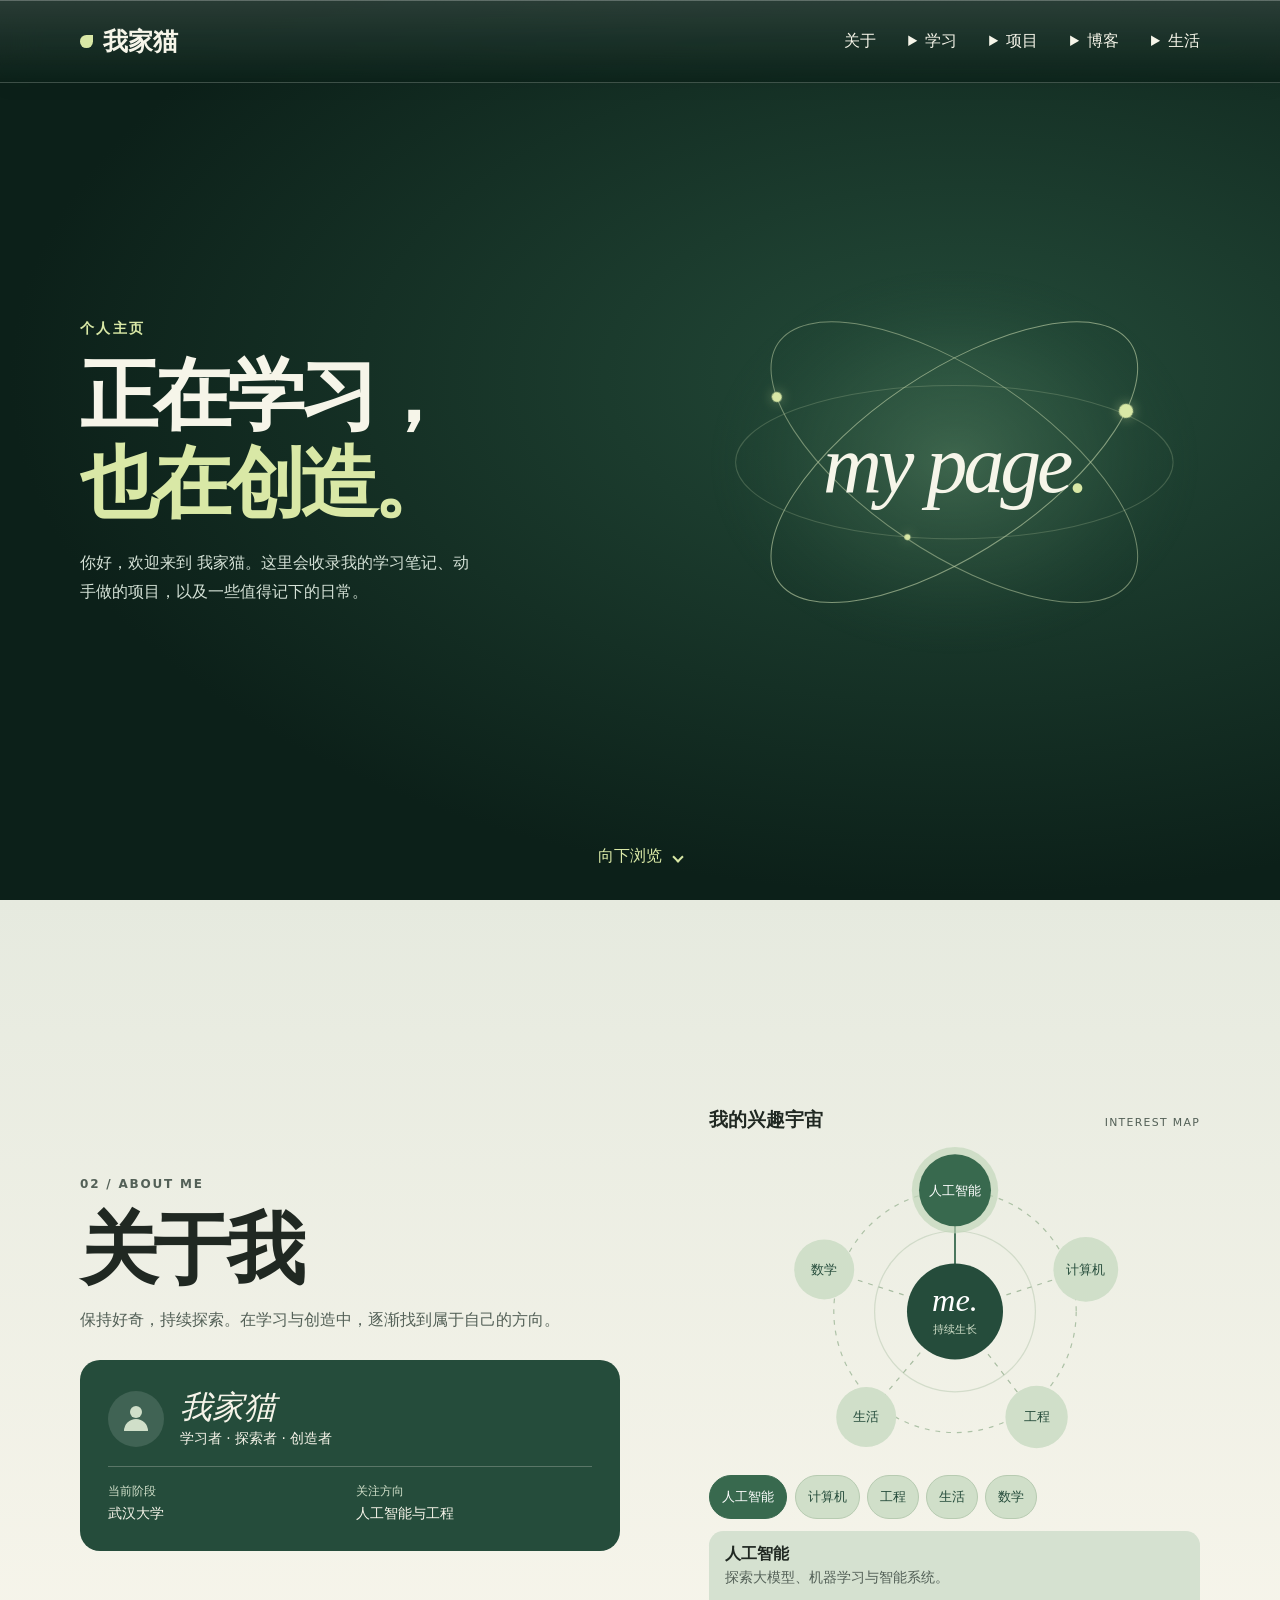
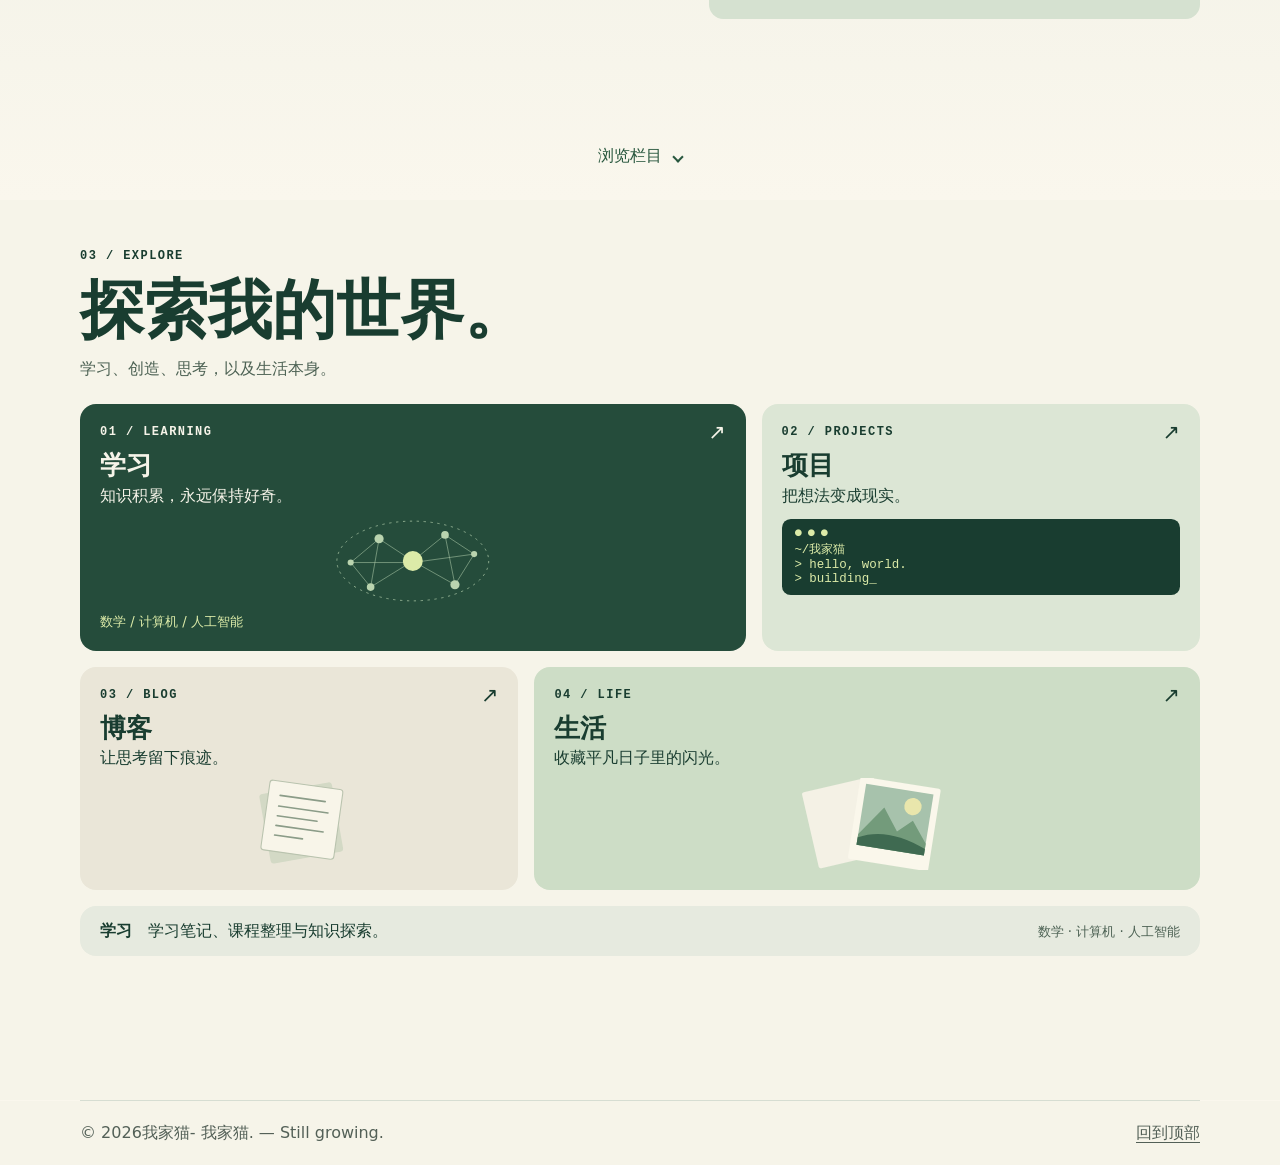
<file: index.html>
<!doctype html>
<html lang="zh-CN">
<head>
  <meta charset="utf-8">
  <meta name="viewport" content="width=device-width, initial-scale=1">
  <meta name="description" content="我家猫，收录学习笔记、项目、文章和生活随记的个人网站。">
  <title>我家猫 · 个人主页</title>
  <link rel="stylesheet" href="styles.css">
</head>
<body class="home-page">
  <div class="scroll-progress" aria-hidden="true" hidden></div>
  <a class="skip" href="#main">跳到正文</a>
  <header class="shell header" id="top">
    <a class="brand" href="#top"><span aria-hidden="true"></span>我家猫</a>
    <nav aria-label="主导航">
      <a href="#about">关于</a><details class="nav-menu"><summary>学习</summary><div class="nav-options"><a href="learning.html">学习总览</a><a href="learning.html#entry-1">学习笔记</a><a href="learning.html#entry-2">阶段复盘</a></div></details><details class="nav-menu"><summary>项目</summary><div class="nav-options"><a href="projects.html">项目总览</a><a href="projects.html#entry-1">我家猫</a><a href="projects.html#entry-2">项目记录</a></div></details><details class="nav-menu"><summary>博客</summary><div class="nav-options"><a href="blog.html">博客总览</a><a href="blog.html#entry-1">写作计划</a><a href="blog.html#entry-2">文章归档</a></div></details><details class="nav-menu"><summary>生活</summary><div class="nav-options"><a href="life.html">生活总览</a><a href="life.html#entry-1">阅读随记</a><a href="life.html#entry-2">日常片段</a></div></details>
    </nav>
  </header>
  <main class="shell" id="main">
    <section class="hero" aria-labelledby="title">
      <div class="hero-copy">
        <p class="eyebrow">个人主页</p>
        <h1 id="title">正在学习，<br><em>也在创造。</em></h1>
        <p class="intro">你好，欢迎来到 我家猫。这里会收录我的学习笔记、动手做的项目，以及一些值得记下的日常。</p>
      </div>
      <div class="hero-mark" aria-hidden="true">
        <div class="hero-mark-float">
          <svg class="hero-orbits" viewBox="0 0 480 380">
            <defs>
              <radialGradient id="orbit-halo">
                <stop stop-color="#5f8b69" stop-opacity=".48"/>
                <stop offset=".58" stop-color="#416b50" stop-opacity=".24"/>
                <stop offset="1" stop-color="#244b39" stop-opacity="0"/>
              </radialGradient>
            </defs>
            <ellipse class="orbit-halo" cx="240" cy="190" rx="239" ry="188" fill="url(#orbit-halo)"/>
            <g class="orbit-lines" fill="none" stroke="#c0d2a8">
              <ellipse cx="240" cy="190" rx="208" ry="88" transform="rotate(-34 240 190)" opacity=".62"/>
              <ellipse cx="240" cy="190" rx="208" ry="88" transform="rotate(34 240 190)" opacity=".52"/>
              <ellipse cx="240" cy="190" rx="214" ry="75" opacity=".23"/>
            </g>
            <g fill="#d9e8a6" class="orbit-balls">
              <g transform="rotate(-34 240 190)"><circle class="orbit-ball orbit-ball-one" cx="448" cy="190" r="7"/></g>
              <g transform="rotate(34 240 190)"><circle class="orbit-ball orbit-ball-two" cx="32" cy="190" r="5"/></g>
              <circle class="orbit-ball orbit-ball-three" cx="240" cy="265" r="3"/>
            </g>
            <text class="orbit-word" x="240" y="219" text-anchor="middle">my page<tspan fill="#d9e8a6">.</tspan></text>
          </svg>
        </div>
      </div>
      <a class="hero-next" href="#about"><span class="hero-next-label">向下浏览</span><span class="hero-next-arrow" aria-hidden="true"></span></a>
    </section>
    <div class="home-content">
    <section class="about" id="about" aria-labelledby="about-title" tabindex="-1">
      <div class="about-copy">
        <p class="about-kicker">02 / ABOUT ME</p>
        <h2 id="about-title">关于我</h2>
        <p class="about-intro">保持好奇，持续探索。在学习与创造中，逐渐找到属于自己的方向。</p>
        <div class="identity-card">
          <div class="identity-heading">
            <svg class="identity-avatar" viewBox="0 0 56 56" aria-hidden="true">
              <circle cx="28" cy="21" r="6"/>
              <path d="M16 40a12 12 0 0 1 24 0Z"/>
            </svg>
            <div><h3>我家猫</h3><p>学习者 · 探索者 · 创造者</p></div>
          </div>
          <dl><div><dt>当前阶段</dt><dd>武汉大学</dd></div><div><dt>关注方向</dt><dd>人工智能与工程</dd></div></dl>
        </div>
      </div>
      <div class="interest-map" role="group" aria-labelledby="interest-title">
        <div class="interest-heading"><h3 id="interest-title">我的兴趣宇宙</h3><span>INTEREST MAP</span></div>
        <svg class="interest-graph" viewBox="0 -12 320 272" role="group" aria-labelledby="interest-title">
          <circle class="interest-orbit outer" cx="160" cy="130" r="101"/>
          <circle class="interest-orbit inner" cx="160" cy="130" r="67"/>
          <line data-interest-line="0" class="interest-line is-active" x1="160" y1="130" x2="160" y2="29"/>
          <line data-interest-line="1" class="interest-line" x1="160" y1="130" x2="269" y2="95"/>
          <line data-interest-line="2" class="interest-line" x1="160" y1="130" x2="228" y2="218"/>
          <line data-interest-line="3" class="interest-line" x1="160" y1="130" x2="86" y2="218"/>
          <line data-interest-line="4" class="interest-line" x1="160" y1="130" x2="51" y2="95"/>
          <circle class="interest-center" cx="160" cy="130" r="40"/>
          <text class="interest-me" x="160" y="130">me.</text>
          <text class="interest-growth" x="160" y="148">持续生长</text>
          <g class="interest-node" role="button" tabindex="0" aria-pressed="true" aria-controls="interest-detail" data-interest="0" transform="translate(160 29)">
            <circle class="interest-halo" r="36"/>
            <circle class="interest-disc" r="30"/>
            <text y="0" dominant-baseline="central">人工智能</text>
          </g>
          <g class="interest-node" role="button" tabindex="0" aria-pressed="false" aria-controls="interest-detail" data-interest="1" transform="translate(269 95)">
            <circle class="interest-halo" r="33"/>
            <circle class="interest-disc" r="27"/>
            <text y="0" dominant-baseline="central">计算机</text>
          </g>
          <g class="interest-node" role="button" tabindex="0" aria-pressed="false" aria-controls="interest-detail" data-interest="2" transform="translate(228 218)">
            <circle class="interest-halo" r="32"/>
            <circle class="interest-disc" r="26"/>
            <text y="0" dominant-baseline="central">工程</text>
          </g>
          <g class="interest-node" role="button" tabindex="0" aria-pressed="false" aria-controls="interest-detail" data-interest="3" transform="translate(86 218)">
            <circle class="interest-halo" r="31"/>
            <circle class="interest-disc" r="25"/>
            <text y="0" dominant-baseline="central">生活</text>
          </g>
          <g class="interest-node" role="button" tabindex="0" aria-pressed="false" aria-controls="interest-detail" data-interest="4" transform="translate(51 95)">
            <circle class="interest-halo" r="31"/>
            <circle class="interest-disc" r="25"/>
            <text y="0" dominant-baseline="central">数学</text>
          </g>
        </svg>
        <div class="interest-buttons" role="group" aria-label="兴趣方向">
          <button type="button" data-interest="0" aria-pressed="true" aria-controls="interest-detail">人工智能</button>
          <button type="button" data-interest="1" aria-pressed="false" aria-controls="interest-detail">计算机</button>
          <button type="button" data-interest="2" aria-pressed="false" aria-controls="interest-detail">工程</button>
          <button type="button" data-interest="3" aria-pressed="false" aria-controls="interest-detail">生活</button>
          <button type="button" data-interest="4" aria-pressed="false" aria-controls="interest-detail">数学</button>
        </div>
        <div class="interest-detail" id="interest-detail" role="status" aria-atomic="true">
          <strong>人工智能</strong>
          <p>探索大模型、机器学习与智能系统。</p>
        </div>
      </div>
      <a class="hero-next" href="#explore"><span class="hero-next-label">浏览栏目</span><span class="hero-next-arrow" aria-hidden="true"></span></a>
    </section>
    <section class="explore" id="explore" aria-labelledby="explore-title" tabindex="-1">
      <p class="explore-kicker">03 / EXPLORE</p>
      <h2 id="explore-title">探索我的世界。</h2>
      <p class="explore-intro">学习、创造、思考，以及生活本身。</p>
      <div class="explore-grid">
        <a class="explore-card explore-learning" href="learning.html" data-title="学习" data-description="学习笔记、课程整理与知识探索。" data-topics="数学 · 计算机 · 人工智能">
          <span class="explore-kicker">01 / LEARNING</span>
          <span class="explore-arrow" aria-hidden="true">↗</span>
          <h3>学习</h3>
          <p>知识积累，永远保持好奇。</p>
          <svg aria-hidden="true" viewBox="0 0 220 120">
          <ellipse cx="110" cy="60" rx="99" ry="52" fill="none" stroke="#a8c5a4" stroke-dasharray="3 6"/>
          <path d="M29 62L66 31L110 60L152 26L190 51L165 91L110 60L55 94L29 62M66 31L55 94M152 26L165 91M29 62H110L190 51" fill="none" stroke="#a8c5a4" opacity=".75"/>
          <g fill="#bad4af"><circle cx="29" cy="62" r="4"/><circle cx="66" cy="31" r="6"/><circle cx="152" cy="26" r="5"/><circle cx="190" cy="51" r="4"/><circle cx="165" cy="91" r="6"/><circle cx="55" cy="94" r="5"/></g>
          <circle cx="110" cy="60" r="13" fill="#dceba8"/>
        </svg>
          <small>数学 / 计算机 / 人工智能</small>
        </a>
        <a class="explore-card explore-projects" href="projects.html" data-title="项目" data-description="个人作品、开发日志与技术实验。" data-topics="我家猫 · 编程 · AI">
          <span class="explore-kicker">02 / PROJECTS</span>
          <span class="explore-arrow" aria-hidden="true">↗</span>
          <h3>项目</h3>
          <p>把想法变成现实。</p>
          <div class="explore-terminal"><span aria-hidden="true">● ● ●</span><code>~/我家猫<br>&gt; hello, world.<br>&gt; building_</code></div>
        </a>
        <a class="explore-card explore-blog" href="blog.html" data-title="博客" data-description="技术文章、个人思考与长文记录。" data-topics="技术 · 思考 · 随笔">
          <span class="explore-kicker">03 / BLOG</span>
          <span class="explore-arrow" aria-hidden="true">↗</span>
          <h3>博客</h3>
          <p>让思考留下痕迹。</p>
          <svg aria-hidden="true" viewBox="0 0 160 85" width="100%" xmlns="http://www.w3.org/2000/svg"><rect x="48" y="9" width="68" height="65" rx="3" fill="#d3d9c5" transform="rotate(-10 82 42)" /><g transform="rotate(8 82 42)"><rect x="48" y="6" width="68" height="65" rx="3" fill="#f8f5e9" stroke="#b9c3ae" /><path d="M59 19 H101 M59 29 H105 M59 38 H96 M59 47 H103 M59 56 H85" stroke="#8b9c88" stroke-width="1.5" stroke-linecap="round" /></g></svg>
        </a>
        <a class="explore-card explore-life" href="life.html" data-title="生活" data-description="摄影、日常与值得记住的时刻。" data-topics="摄影 · 日常 · 随记">
          <span class="explore-kicker">04 / LIFE</span>
          <span class="explore-arrow" aria-hidden="true">↗</span>
          <h3>生活</h3>
          <p>收藏平凡日子里的闪光。</p>
          <svg aria-hidden="true" viewBox="0 0 240 85" width="100%" xmlns="http://www.w3.org/2000/svg"><rect x="67" y="5" width="68" height="72" rx="2" fill="#f4f1e5" transform="rotate(-13 101 41)" /><g transform="rotate(9 146 42)"><rect x="108" y="4" width="75" height="77" rx="2" fill="#faf7eb" /><rect x="114" y="10" width="63" height="57" fill="#a7c2ac" /><circle cx="160" cy="24" r="8" fill="#e9e6ac" /><path d="M114 57 L134 29 L149 49 L162 37 L177 56 V67 H114Z" fill="#739b7b" /><path d="M114 60 Q140 46 177 61 V67 H114Z" fill="#3f6a51" /></g></svg>
        </a>
      </div>
      <div class="explore-detail" role="status" aria-atomic="true">
        <strong>学习</strong>
        <p>学习笔记、课程整理与知识探索。</p>
        <small>数学 · 计算机 · 人工智能</small>
      </div>
    </section>
    </div>
  </main>
  <footer class="shell footer"><span>© 2026我家猫- 我家猫. — Still growing.</span><a href="#top">回到顶部</a></footer>
  <script src="navigation.js" defer></script>
  <script src="home.js" defer></script>
  <script src="hero-mark.js" defer></script>
</body>
</html>
</file>
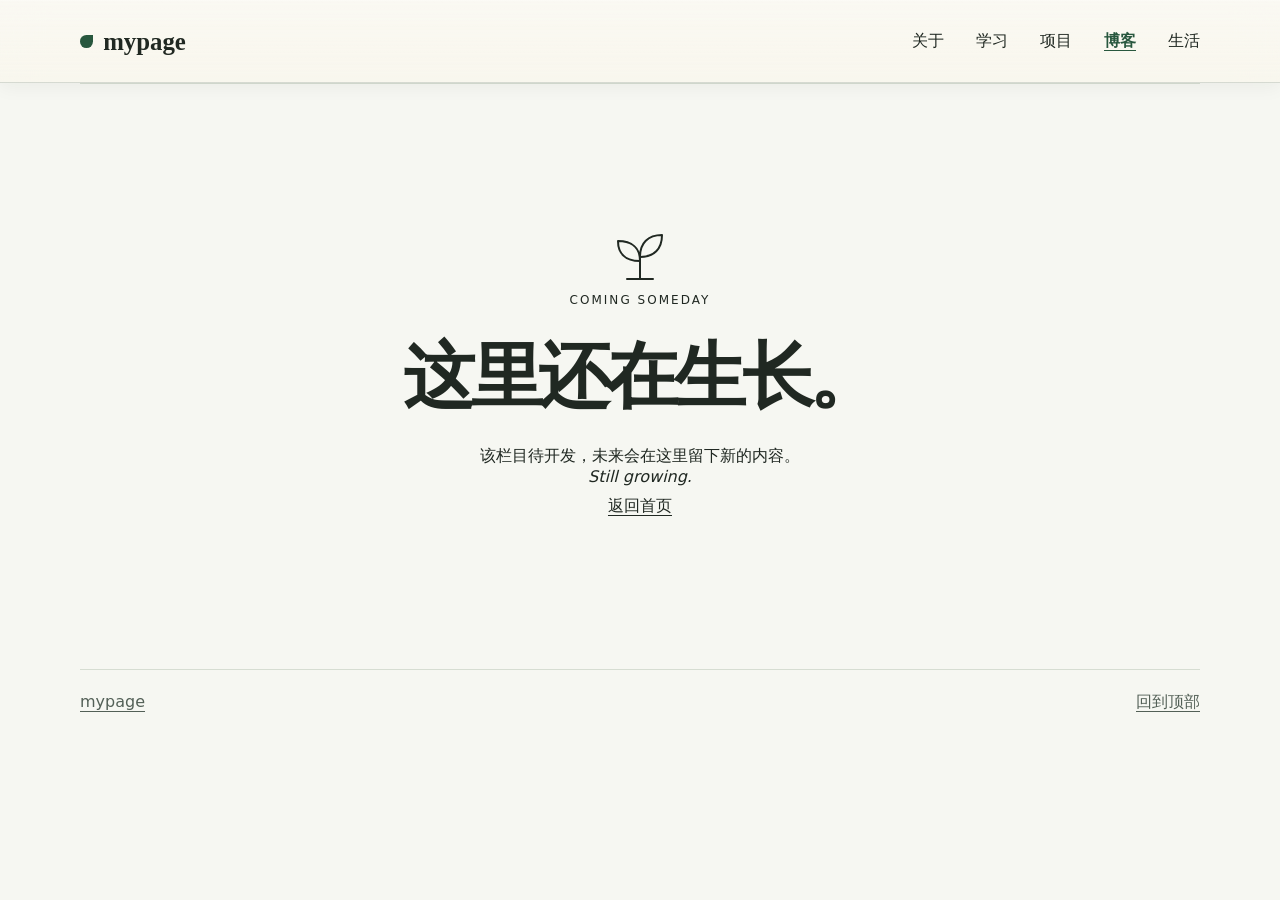
<file: blog.html>
<!doctype html>
<html lang="zh-CN">
<head>
  <meta charset="utf-8">
  <meta name="viewport" content="width=device-width, initial-scale=1">
  <meta name="description" content="把一个问题写清楚，再留下来。">
  <title>博客 · mypage</title>
  <link rel="stylesheet" href="styles.css">
</head>
<body class="section-page">
  <a class="skip" href="#main">跳到正文</a>
  <header class="shell header" id="top">
    <a class="brand" href="index.html"><span aria-hidden="true"></span>mypage</a>
    <nav aria-label="主导航"><a href="index.html#about">关于</a><a href="learning.html">学习</a><a href="projects.html">项目</a><a href="blog.html" aria-current="page">博客</a><a href="life.html">生活</a></nav>
  </header>
  <main class="shell coming" id="main">
    <section aria-labelledby="title">
      <span id="entries" class="coming-anchor"></span>
      <span id="entry-1" class="coming-anchor"></span>
      <span id="entry-2" class="coming-anchor"></span>
      <svg class="coming-sprout" viewBox="0 0 64 64" fill="none" stroke="currentColor" stroke-width="2" stroke-linecap="round" stroke-linejoin="round" aria-hidden="true">
        <path d="M32 54V32m0 4C17 36 10 28 10 16c14 0 22 7 22 20Zm0-4c0-14 8-22 22-22 0 14-8 22-22 22ZM19 54h26"/>
      </svg>
      <p class="coming-kicker">COMING SOMEDAY</p>
      <h1 id="title">这里还在生长。</h1>
      <p>该栏目待开发，未来会在这里留下新的内容。</p>
      <p class="coming-note" lang="en">Still growing.</p>
      <a href="index.html">返回首页</a>
    </section>
  </main>
  <footer class="shell footer"><a href="index.html">mypage</a><a href="#top">回到顶部</a></footer>
</body>
</html>
</file>
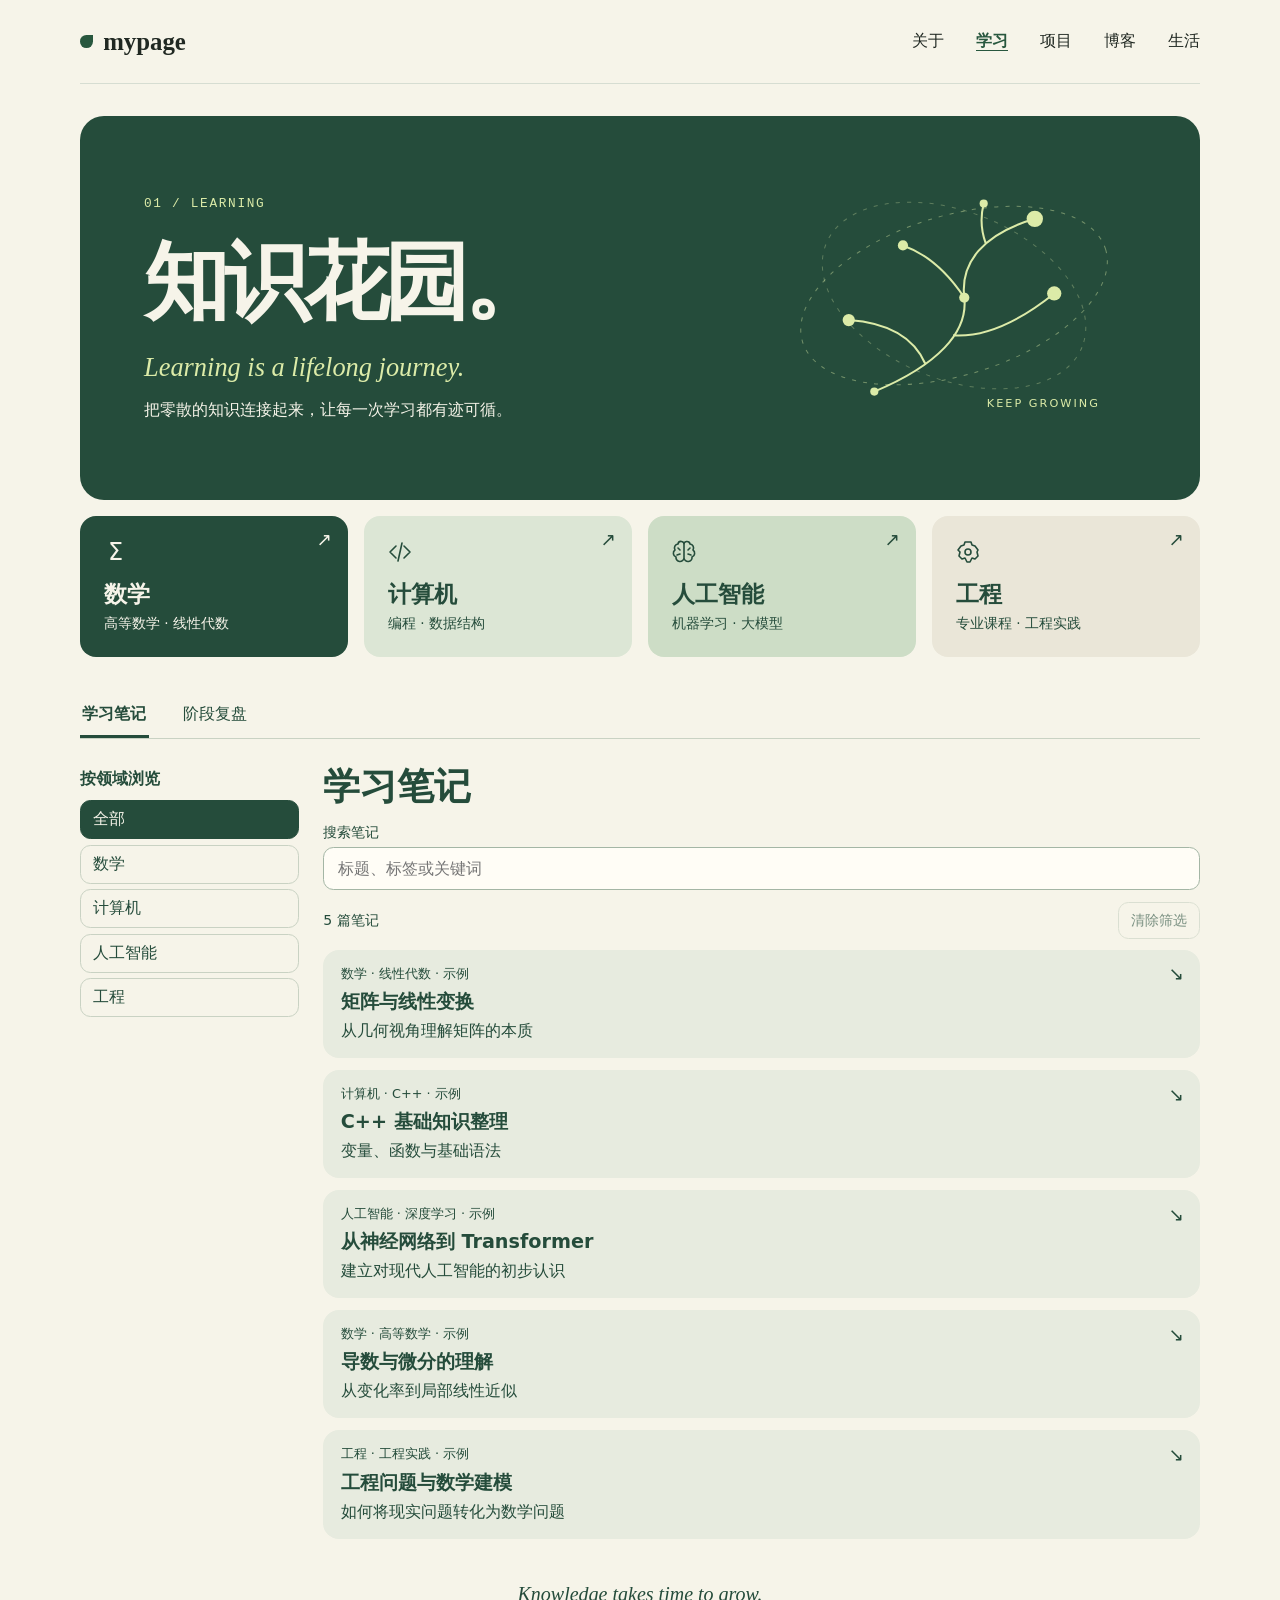
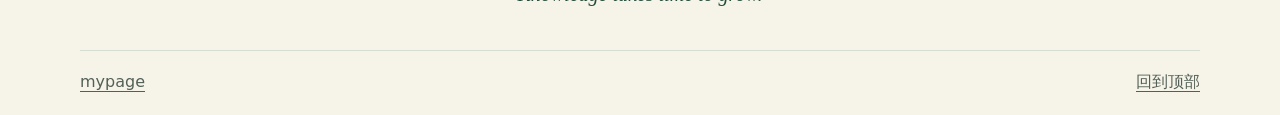
<file: learning.html>
<!doctype html>
<html lang="zh-CN">
<head>
  <meta charset="utf-8">
  <meta name="viewport" content="width=device-width, initial-scale=1">
  <meta name="description" content="整理知识、练习和复盘。">
  <title>知识花园 · Knowledge Garden | mypage</title>
  <link rel="stylesheet" href="styles.css">
  <script src="learning.js" defer></script>
</head>
<body class="garden-page">
  <a class="skip" href="#main">跳到正文</a>
  <header class="shell header" id="top">
    <a class="brand" href="index.html"><span aria-hidden="true"></span>mypage</a>
    <nav aria-label="主导航"><a href="index.html#about">关于</a><a href="learning.html" aria-current="page">学习</a><a href="projects.html">项目</a><a href="blog.html">博客</a><a href="life.html">生活</a></nav>
  </header>
  <main class="shell garden" id="main">
    <section class="garden-hero" aria-labelledby="title">
      <div>
        <p class="garden-kicker">01 / LEARNING</p>
        <h1 id="title">知识花园。</h1>
        <p class="garden-motto" lang="en">Learning is a lifelong journey.</p>
        <p>把零散的知识连接起来，让每一次学习都有迹可循。</p>
      </div>
      <svg class="garden-growth" viewBox="0 0 360 250" aria-hidden="true">
        <g fill="none" stroke="#dceba8">
          <ellipse cx="182" cy="113" rx="155" ry="78" transform="rotate(-17 182 113)" opacity=".42" stroke-dasharray="4 7"/>
          <ellipse cx="182" cy="113" rx="135" ry="82" transform="rotate(22 182 113)" opacity=".3" stroke-dasharray="4 7"/>
          <path stroke-width="2" d="M104 207C166 181 196 149 192 115S210 53 261 38M154 180Q137 141 79 137M181 152Q225 155 280 111M192 115Q166 76 132 64M213 62Q206 43 211 23"/>
        </g>
        <g fill="#dceba8">
          <circle cx="79" cy="137" r="6"/><circle cx="280" cy="111" r="7"/><circle cx="132" cy="64" r="5"/><circle cx="211" cy="23" r="4"/><circle cx="261" cy="38" r="8"/><circle cx="192" cy="115" r="5"/><circle cx="104" cy="207" r="4"/>
          <text x="214" y="222" font-size="11" letter-spacing="2">KEEP GROWING</text>
        </g>
      </svg>
    </section>
    <section class="garden-domains" aria-label="学习领域">
      <a class="garden-domain" href="#entry-1" data-domain="math">
        <svg viewBox="0 0 24 24" fill="none" stroke="currentColor" stroke-width="1.6" stroke-linecap="round" stroke-linejoin="round" aria-hidden="true"><text x="4" y="20" fill="currentColor" stroke="none" font-size="24">Σ</text></svg>
        <span class="garden-arrow" aria-hidden="true">↗</span>
        <strong>数学</strong><span>高等数学 · 线性代数</span>
      </a>
      <a class="garden-domain" href="#entry-1" data-domain="cs">
        <svg viewBox="0 0 24 24" fill="none" stroke="currentColor" stroke-width="1.6" stroke-linecap="round" stroke-linejoin="round" aria-hidden="true"><path d="m8 6-6 6 6 6m8-12 6 6-6 6m-2-15-4 18"/></svg>
        <span class="garden-arrow" aria-hidden="true">↗</span>
        <strong>计算机</strong><span>编程 · 数据结构</span>
      </a>
      <a class="garden-domain" href="#entry-1" data-domain="ai">
        <svg viewBox="0 0 24 24" fill="none" stroke="currentColor" stroke-width="1.6" stroke-linecap="round" stroke-linejoin="round" aria-hidden="true"><path d="M12 5a3 3 0 0 0-6-1 4 4 0 0 0-3 6 4 4 0 0 0 1 7 4 4 0 0 0 8 1V5a3 3 0 0 1 6-1 4 4 0 0 1 3 6 4 4 0 0 1-1 7 4 4 0 0 1-8 1M6 8l2 2m10-2-2 2M5 15l3-1m11 1-3-1"/></svg>
        <span class="garden-arrow" aria-hidden="true">↗</span>
        <strong>人工智能</strong><span>机器学习 · 大模型</span>
      </a>
      <a class="garden-domain" href="#entry-1" data-domain="eng">
        <svg viewBox="0 0 24 24" fill="none" stroke="currentColor" stroke-width="1.6" stroke-linecap="round" stroke-linejoin="round" aria-hidden="true"><path d="m9 2-1 3-3 1-3 4 2 2-1 4 3 3 3-1 2 4h3l2-4 3 1 3-3-1-4 1-2-3-4-3-1-1-3z"/><circle cx="12" cy="12" r="3"/></svg>
        <span class="garden-arrow" aria-hidden="true">↗</span>
        <strong>工程</strong><span>专业课程 · 工程实践</span>
      </a>
    </section>
    <nav class="garden-views" aria-label="学习视图">
      <a href="#entry-1" aria-current="location">学习笔记</a>
      <a href="#entry-2">阶段复盘</a>
    </nav>
    <div id="entry-1" class="garden-library" tabindex="-1">
      <aside class="garden-filters" aria-labelledby="garden-filter-title">
        <h2 id="garden-filter-title">按领域浏览</h2>
        <div class="garden-filter-buttons">
          <button type="button" data-filter="all" aria-pressed="true">全部</button>
          <button type="button" data-filter="math" aria-pressed="false">数学</button>
          <button type="button" data-filter="cs" aria-pressed="false">计算机</button>
          <button type="button" data-filter="ai" aria-pressed="false">人工智能</button>
          <button type="button" data-filter="eng" aria-pressed="false">工程</button>
        </div>
      </aside>
      <section class="garden-results" aria-labelledby="garden-notes-title">
        <h2 id="garden-notes-title">学习笔记</h2>
        <label for="garden-search">搜索笔记</label>
        <input type="search" id="garden-search" placeholder="标题、标签或关键词">
        <div class="garden-result-bar">
          <p id="garden-count" role="status">5 篇笔记</p>
          <button type="button" id="garden-reset" disabled>清除筛选</button>
        </div>
        <p id="garden-empty" hidden>没有找到符合条件的笔记。可以换个关键词或清除筛选。</p>
        <div class="garden-notes">
          <details class="garden-note" data-note="math">
            <summary>
              <span class="garden-meta">数学 · 线性代数 · 示例</span>
              <strong>矩阵与线性变换</strong>
              <span>从几何视角理解矩阵的本质</span>
              <span class="garden-arrow" aria-hidden="true"></span>
            </summary>
            <p>矩阵的每一列描述一个基向量变换后的去向。例如，把平面上的两个基向量分别拉伸到原长的两倍和三倍，单位正方形就会变成宽为 2、高为 3 的矩形。</p>
          </details>
          <details class="garden-note" data-note="cs">
            <summary>
              <span class="garden-meta">计算机 · C++ · 示例</span>
              <strong>C++ 基础知识整理</strong>
              <span>变量、函数与基础语法</span>
              <span class="garden-arrow" aria-hidden="true"></span>
            </summary>
            <p>用 int 声明整数变量。把重复计算写成函数，例如 int square(int x) { return x * x; }，调用 square(3) 会得到 9。</p>
          </details>
          <details class="garden-note" data-note="ai">
            <summary>
              <span class="garden-meta">人工智能 · 深度学习 · 示例</span>
              <strong>从神经网络到 Transformer</strong>
              <span>建立对现代人工智能的初步认识</span>
              <span class="garden-arrow" aria-hidden="true"></span>
            </summary>
            <p>神经网络通过多层变换提取特征。Transformer 使用自注意力，让每个词元根据上下文汇集其他词元的信息，例如借助句中其他词判断一个多义词的含义。</p>
          </details>
          <details class="garden-note" data-note="math">
            <summary>
              <span class="garden-meta">数学 · 高等数学 · 示例</span>
              <strong>导数与微分的理解</strong>
              <span>从变化率到局部线性近似</span>
              <span class="garden-arrow" aria-hidden="true"></span>
            </summary>
            <p>导数描述函数的瞬时变化率。以 f(x) = x² 为例，在 x = 2 附近，输入变化 Δx 带来的输出变化约为 4Δx，误差是 (Δx)²。</p>
          </details>
          <details class="garden-note" data-note="eng">
            <summary>
              <span class="garden-meta">工程 · 工程实践 · 示例</span>
              <strong>工程问题与数学建模</strong>
              <span>如何将现实问题转化为数学问题</span>
              <span class="garden-arrow" aria-hidden="true"></span>
            </summary>
            <p>以教室照明为例，可把灯具数量和布局作为变量，把最低照度作为约束，以降低耗电为目标，再用实际测量检查模型假设。</p>
          </details>
        </div>
      </section>
    </div>
    <section id="entry-2" class="garden-review" aria-labelledby="garden-review-title" tabindex="-1">
      <h2 id="garden-review-title">阶段复盘</h2>
      <p>以下时间线仅为演示。</p>
      <ol class="garden-timeline">
        <li><time datetime="2026-11">NOV 2026</time><h3>探索新的学习方向</h3><p>尝试从一个小问题出发，比较不同学习方向各自需要哪些基础。</p></li>
        <li><time datetime="2026-10">OCT 2026</time><h3>适应大学学习节奏</h3><p>在每周回顾中标出还没掌握的概念，并安排时间重做一道相关练习。</p></li>
        <li><time datetime="2026-09">SEP 2026</time><h3>新的开始</h3><p>整理课程资料和学习目标，为每门课留出记录疑问的位置。</p></li>
      </ol>
    </section>
    <p class="garden-signoff" lang="en">Knowledge takes time to grow.</p>
  </main>
  <footer class="shell footer"><a href="index.html">mypage</a><a href="#top">回到顶部</a></footer>
</body>
</html>
</file>
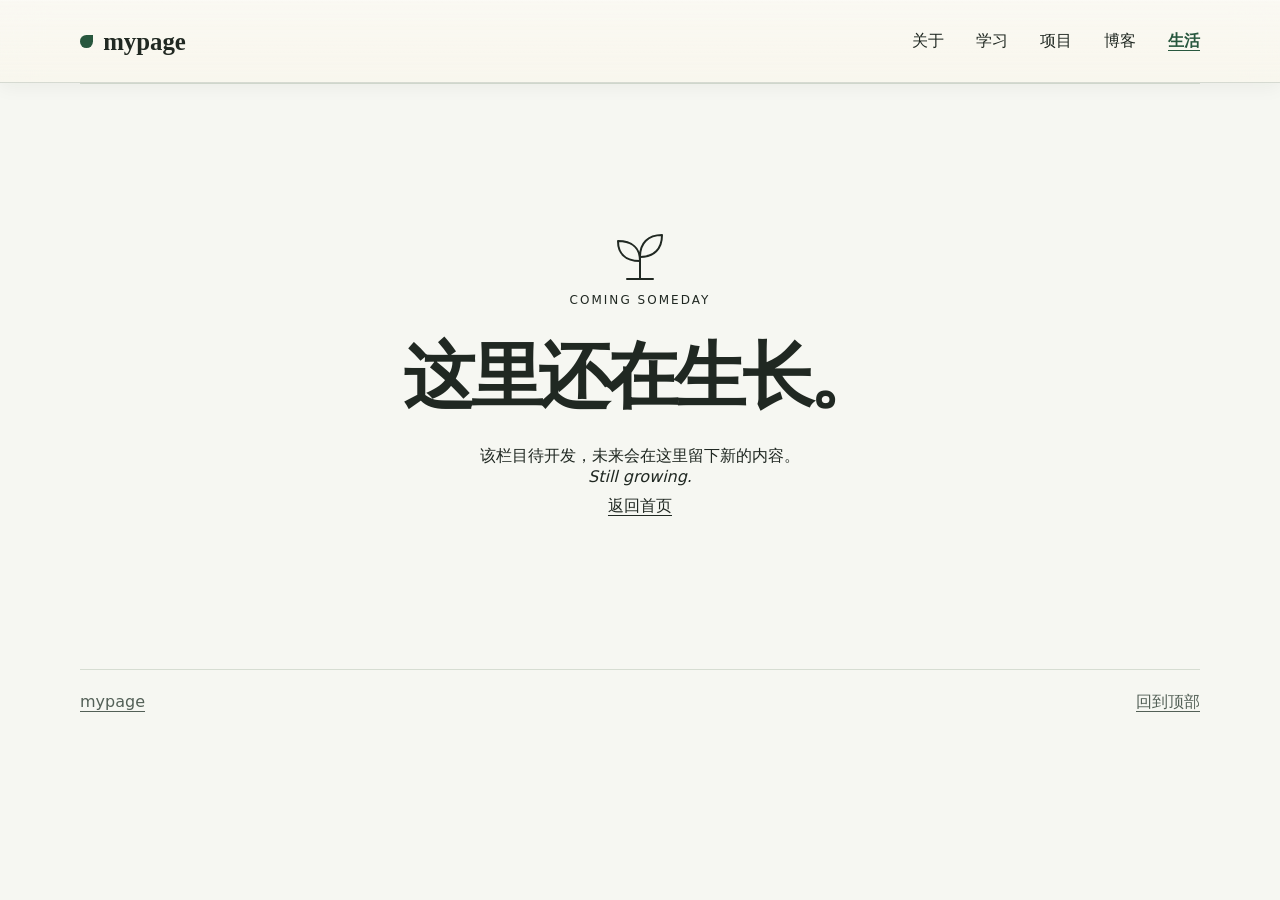
<file: life.html>
<!doctype html>
<html lang="zh-CN">
<head>
  <meta charset="utf-8">
  <meta name="viewport" content="width=device-width, initial-scale=1">
  <meta name="description" content="留存阅读、兴趣和日常片段。">
  <title>生活 · mypage</title>
  <link rel="stylesheet" href="styles.css">
</head>
<body class="section-page">
  <a class="skip" href="#main">跳到正文</a>
  <header class="shell header" id="top">
    <a class="brand" href="index.html"><span aria-hidden="true"></span>mypage</a>
    <nav aria-label="主导航"><a href="index.html#about">关于</a><a href="learning.html">学习</a><a href="projects.html">项目</a><a href="blog.html">博客</a><a href="life.html" aria-current="page">生活</a></nav>
  </header>
  <main class="shell coming" id="main">
    <section aria-labelledby="title">
      <span id="entries" class="coming-anchor"></span>
      <span id="entry-1" class="coming-anchor"></span>
      <span id="entry-2" class="coming-anchor"></span>
      <svg class="coming-sprout" viewBox="0 0 64 64" fill="none" stroke="currentColor" stroke-width="2" stroke-linecap="round" stroke-linejoin="round" aria-hidden="true">
        <path d="M32 54V32m0 4C17 36 10 28 10 16c14 0 22 7 22 20Zm0-4c0-14 8-22 22-22 0 14-8 22-22 22ZM19 54h26"/>
      </svg>
      <p class="coming-kicker">COMING SOMEDAY</p>
      <h1 id="title">这里还在生长。</h1>
      <p>该栏目待开发，未来会在这里留下新的内容。</p>
      <p class="coming-note" lang="en">Still growing.</p>
      <a href="index.html">返回首页</a>
    </section>
  </main>
  <footer class="shell footer"><a href="index.html">mypage</a><a href="#top">回到顶部</a></footer>
</body>
</html>
</file>
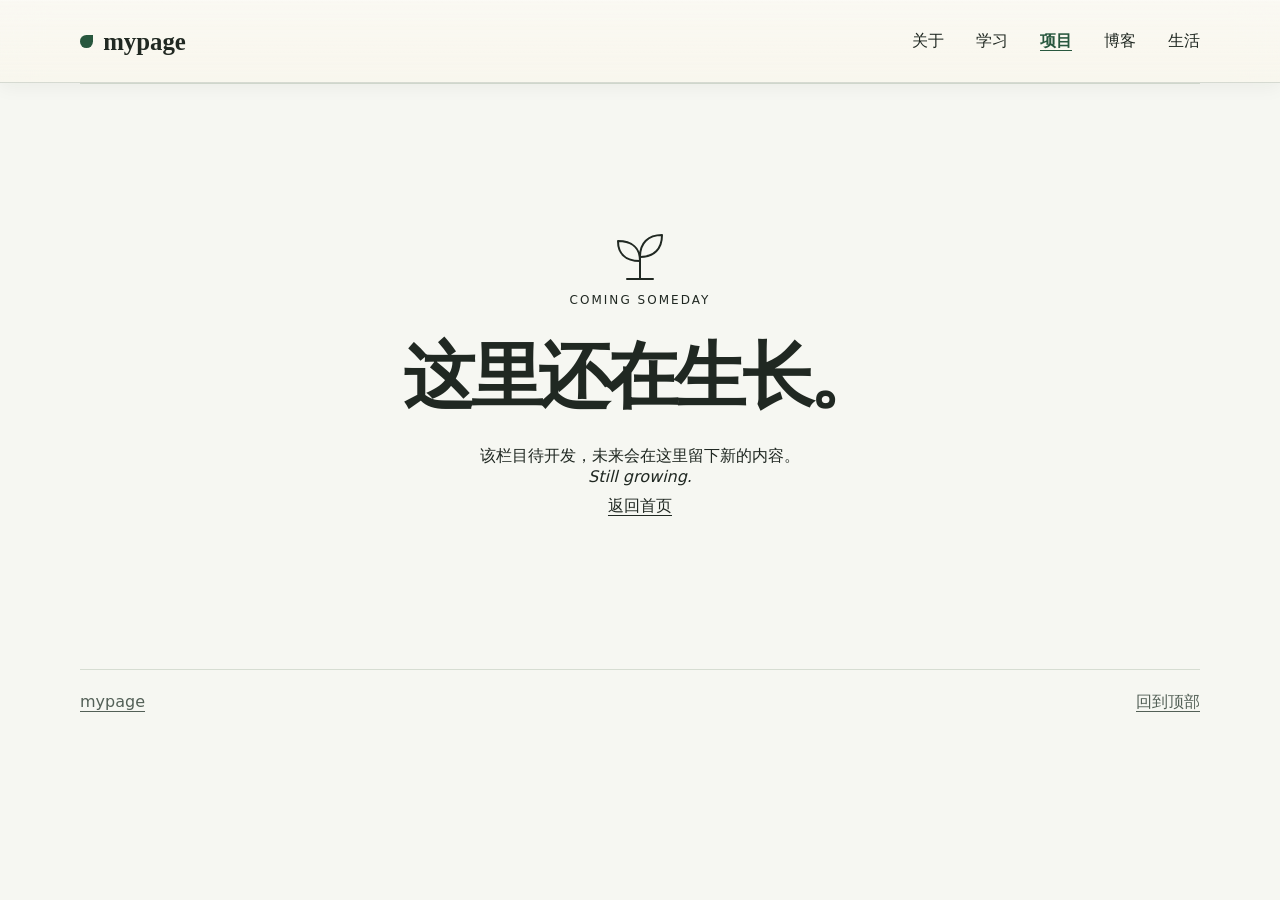
<file: projects.html>
<!doctype html>
<html lang="zh-CN">
<head>
  <meta charset="utf-8">
  <meta name="viewport" content="width=device-width, initial-scale=1">
  <meta name="description" content="记录从想法到作品的过程。">
  <title>项目 · mypage</title>
  <link rel="stylesheet" href="styles.css">
</head>
<body class="section-page">
  <a class="skip" href="#main">跳到正文</a>
  <header class="shell header" id="top">
    <a class="brand" href="index.html"><span aria-hidden="true"></span>mypage</a>
    <nav aria-label="主导航"><a href="index.html#about">关于</a><a href="learning.html">学习</a><a href="projects.html" aria-current="page">项目</a><a href="blog.html">博客</a><a href="life.html">生活</a></nav>
  </header>
  <main class="shell coming" id="main">
    <section aria-labelledby="title">
      <span id="entries" class="coming-anchor"></span>
      <span id="entry-1" class="coming-anchor"></span>
      <span id="entry-2" class="coming-anchor"></span>
      <svg class="coming-sprout" viewBox="0 0 64 64" fill="none" stroke="currentColor" stroke-width="2" stroke-linecap="round" stroke-linejoin="round" aria-hidden="true">
        <path d="M32 54V32m0 4C17 36 10 28 10 16c14 0 22 7 22 20Zm0-4c0-14 8-22 22-22 0 14-8 22-22 22ZM19 54h26"/>
      </svg>
      <p class="coming-kicker">COMING SOMEDAY</p>
      <h1 id="title">这里还在生长。</h1>
      <p>该栏目待开发，未来会在这里留下新的内容。</p>
      <p class="coming-note" lang="en">Still growing.</p>
      <a href="index.html">返回首页</a>
    </section>
  </main>
  <footer class="shell footer"><a href="index.html">mypage</a><a href="#top">回到顶部</a></footer>
</body>
</html>
</file>
<file: styles.css>
:root {
  color-scheme: light;
  --paper: #f6f7f2;
  --ink: #202822;
  --muted: #536057;
  --green: #28573e;
  --line: #d6ddd2;
  font-family: "PingFang SC", "Microsoft YaHei", system-ui, sans-serif;
  color: var(--ink);
  background: var(--paper);
}

*, *::before, *::after { box-sizing: border-box; }
body { margin: 0; }
a { color: inherit; text-underline-offset: .25em; }
a:focus-visible { outline: 2px solid var(--green); outline-offset: 5px; }
h1, h2, h3, p { margin: 0; }
[id] { scroll-margin-top: 1.5rem; }
.shell { width: min(100% - 3rem, 70rem); margin-inline: auto; }
.skip { position: absolute; top: .75rem; left: .75rem; padding: .6rem; background: white; transform: translateY(-200%); z-index: 4; }
.skip:focus { transform: none; }

.header {
  position: relative;
  min-height: 5.25rem;
  display: flex;
  flex-wrap: wrap;
  align-items: center;
  justify-content: space-between;
  gap: .75rem 2rem;
  padding-block: .85rem;
  border-bottom: 1px solid var(--line);
}
.brand { display: inline-flex; align-items: center; gap: .65rem; font: bold 1.55rem Georgia, serif; text-decoration: none; }
.brand span { width: .8rem; aspect-ratio: 1; border-radius: 50% 0 50% 50%; background: var(--green); }
nav { display: flex; flex-wrap: wrap; gap: .25rem clamp(.8rem, 3vw, 2rem); }
nav a { padding-block: .45rem; text-decoration: none; }
nav a:hover { text-decoration: underline; }
.nav-menu { position: relative; }
.nav-menu summary {
  cursor: pointer;
  padding-block: .45rem;
  white-space: nowrap;
}
.nav-menu summary:focus-visible { outline: 2px solid var(--green); outline-offset: 4px; }
.nav-menu[open] summary { color: var(--green); }
.nav-options {
  position: absolute;
  z-index: 2;
  inset-block-start: 100%;
  inset-inline-start: 50%;
  transform: translateX(-50%);
  min-width: 8rem;
  padding: .35rem;
  border: 1px solid var(--line);
  border-radius: .5rem;
  background: var(--paper);
  box-shadow: 0 .45rem 1.2rem #20282218;
}
.nav-options a { display: block; padding: .5rem .65rem; white-space: nowrap; }
.nav-options a:hover { background: #e6eddf; }
.section-entries article:target { border-top-color: var(--green); }

.hero {
  display: grid;
  grid-template-columns: 1.1fr 1fr;
  align-items: center;
  gap: clamp(2rem, 7vw, 6rem);
  padding-block: clamp(3rem, 8vw, 6rem);
}
.home-page .header {
  position: fixed;
  inset: 0 0 auto;
  z-index: 2;
  color: #f6f5e9;
  border-bottom-color: transparent;
}
.header::before {
  content: "";
  position: absolute;
  inset: 0 calc((100% - 100vw) / 2);
  z-index: -1;
  pointer-events: none;
  border-bottom: 1px solid #75867845;
  background: #faf7ed;
}
.home-page .header::before {
  background: #0c2019;
}
.home-page .header.is-light { color: var(--ink); }
.home-page .header.is-light::before { background: #faf7ed; }
@supports (backdrop-filter: blur(1px)) and (background: color-mix(in srgb, white, black)) {
  .header::before {
    backdrop-filter: blur(22px) saturate(145%);
    background: linear-gradient(#ffffff45, #ffffff00), #faf7edb0;
    box-shadow: inset 0 1px #ffffff40, 0 4px 18px #1222190d;
  }
  .home-page .header::before,
  .home-page .header.is-light::before {
    background:
      linear-gradient(#ffffff20, #ffffff00),
      color-mix(in srgb, #0c2019c7, #faf7edc7 var(--glass-light, 0%));
  }
}
.home-page .header .brand span { background: #d9e8a6; }
.home-page .header .nav-menu[open] summary { color: #d9e8a6; }
.home-page .header .nav-options { color: var(--ink); }
.home-page .header :is(.brand, nav > a, summary):focus-visible { outline-color: #d9e8a6; }
.home-page .header.is-light .brand span { background: var(--green); }
.home-page .header.is-light .nav-menu[open] summary { color: var(--green); }
.home-page .header.is-light :is(.brand, nav > a, summary):focus-visible { outline-color: var(--green); }
.section-page .header { position: sticky; top: 0; z-index: 2; isolation: isolate; }
.section-page .section-entries article { scroll-margin-top: 8rem; }
.home-page .hero {
  position: relative;
  isolation: isolate;
  color: #f6f5e9;
  min-height: 100vh;
  min-height: 100svh;
  grid-template-rows: 1fr auto;
  column-gap: clamp(2rem, 7vw, 6rem);
  row-gap: 1.5rem;
  padding-block: 7rem 1.5rem;
}
.home-page .hero::before,
.home-content::before {
  content: "";
  position: absolute;
  inset: 0 calc((100% - 100vw) / 2);
  z-index: -1;
  pointer-events: none;
  clip-path: inset(0);
}
.home-page .hero::before {
  background: radial-gradient(ellipse at 75% 42%, #244b39, #0c2019 70%);
}
.home-page { overflow-x: clip; background: #faf7ed; }
.home-page .hero :is(.eyebrow, h1 em, .hero-next) { color: #d9e8a6; }
.home-page .hero .intro { color: #d4e1d6; }
.home-page .hero-next:focus-visible { outline-color: #d9e8a6; }
.home-page .scroll-progress { background: #85a641; }
.home-content {
  position: relative;
  isolation: isolate;
  min-height: 100vh;
  min-height: 100svh;
}
.home-content::before {
  background: linear-gradient(to bottom, #e6eadf, #faf7ed 100svh);
}
.home-content #about { scroll-margin-top: 0; }
.home-content #explore { scroll-margin-top: 7rem; }
.hero-next {
  grid-column: 1 / -1;
  justify-self: center;
  display: inline-flex;
  align-items: center;
  gap: .7rem;
  padding: .55rem .75rem;
  color: var(--green);
  text-decoration: none;
}
.hero-next:hover { text-decoration: underline; }
.hero-mark { min-width: 0; }
.hero-orbits { display: block; width: 100%; height: auto; overflow: visible; }
.orbit-word { fill: #f6f5e9; font: italic 80px Georgia, serif; letter-spacing: -4px; }
.orbit-balls { filter: drop-shadow(0 0 6px #d9e8a67a); }
.orbit-halo { transform-origin: center; }
@media (prefers-reduced-motion: no-preference) {
  .hero-mark {
    transform: translate(var(--mark-x, 0px), var(--mark-y, 0px));
    transition: transform .4s ease-out;
    animation: mark-reveal .9s ease-out both;
  }
  .hero-mark-float { animation: mark-float 8s ease-in-out infinite; }
  .orbit-halo { animation: halo-breathe 9s ease-in-out infinite; }
}
@keyframes mark-reveal { from { opacity: 0; } to { opacity: 1; } }
@keyframes mark-float { 0%, 100% { transform: translateY(0); } 50% { transform: translateY(-7px); } }
@keyframes halo-breathe { 0%, 100% { opacity: .72; } 50% { opacity: 1; } }
.hero-next-arrow {
  width: .5rem;
  height: .5rem;
  border-inline-end: 2px solid;
  border-block-end: 2px solid;
  transform: rotate(45deg);
}
@media (prefers-reduced-motion: no-preference) {
  .hero-next-arrow { animation: point-down 1.8s ease-in-out infinite; }
  .hero-next-label { animation: brighten-label 1.8s ease-in-out infinite; }
}
@keyframes brighten-label {
  0%, 55%, 100% { color: inherit; }
  28% { color: #fffce8; }
}
@keyframes point-down {
  0%, 55%, 100% { transform: translateY(0) rotate(45deg); }
  28% { transform: translateY(.4rem) rotate(45deg); }
}
.eyebrow { color: var(--green); font-size: .9rem; font-weight: 700; letter-spacing: .16em; }
h1 { margin-block: .85rem 1.25rem; font-size: clamp(2.8rem, 6.1vw, 5.6rem); line-height: 1.13; letter-spacing: -.06em; }
h1 em { color: var(--green); font-style: normal; }
.intro { color: var(--muted); line-height: 1.85; max-width: 25rem; }


.about {
  display: grid;
  grid-template-columns: minmax(0, 1.1fr) minmax(0, 1fr);
  grid-template-rows: 1fr auto;
  align-items: center;
  gap: 1.5rem clamp(2rem, 7vw, 6rem);
  min-height: 100vh;
  min-height: 100svh;
  padding-block: 7rem 1.5rem;
}
.about-copy h2 { font-size: clamp(2.8rem, 6.1vw, 5.6rem); line-height: 1.13; letter-spacing: -.06em; }
.about-copy .about-intro { max-width: 31rem; margin-top: .85rem; }
.about p { color: var(--muted); line-height: 1.75; }
h2 { font-size: clamp(1.65rem, 3vw, 2.3rem); }
.footer { display: flex; justify-content: space-between; gap: 1rem; border-top: 1px solid var(--line); padding-block: 1.35rem; color: var(--muted); }
nav [aria-current="page"] { color: var(--green); font-weight: 700; text-decoration: underline; }
.section-hero { margin-top: 2rem; padding: clamp(1.5rem, 7vw, 5rem); border-radius: .6rem; background: #e6eddf; }
.section-hero a { color: var(--green); }
.section-hero h1 { margin-bottom: .75rem; }
.section-hero p, .section-entries article p { color: var(--muted); line-height: 1.75; }
.section-entries { padding-block: clamp(2.25rem, 6vw, 4rem); }
.section-entries article { border-top: 1px solid var(--line); margin-top: 1.25rem; padding-top: 1.25rem; }
.section-entries article h2 { margin-bottom: .4rem; font-size: 1.25rem; }

.scroll-progress {
  position: fixed;
  z-index: 3;
  inset: 0 0 auto;
  height: .2rem;
  pointer-events: none;
  background: var(--green);
  transform: scaleX(0);
  transform-origin: left;
}
/* Shared glass treatment for framed surfaces. */
:is(.nav-options, .section-hero, .section-entries article) {
  border: 1px solid var(--glass-edge, #63816b45);
  box-shadow: inset 0 1px 1px #ffffff80, inset 0 -1px 2px #183b2b12, 0 8px 24px #233d2d12;
  background-image: linear-gradient(145deg, #ffffff54, transparent 45%, #ffffff18);
}
.nav-options { background-color: #faf7ed; }
.section-entries article {
  padding: 1.25rem;
  border-radius: .6rem;
  background-color: #edf0e7;
}
@supports (backdrop-filter: blur(1px)) {
  :is(.nav-options, .section-hero, .section-entries article) {
    backdrop-filter: blur(14px) saturate(145%);
  }
  .nav-options { background-color: #faf7edeb; }
  :is(.section-hero, .section-entries article) { background-color: #e6eddf9c; }
}

@media (max-width: 42rem) {
  .shell { width: calc(100% - 2rem); }
  .header { justify-content: flex-start; }
  .nav-options { inset-inline-start: 0; transform: none; }
  .nav-menu:last-child .nav-options { inset-inline: auto 0; }
  .hero, .about { grid-template-columns: 1fr; }
  .home-page .hero {
    grid-template-rows: auto 1fr auto;
    padding-block-start: 8.25rem;
  }
  .about { grid-template-rows: auto 1fr auto; padding-block-start: 8.25rem; }
  .home-page .hero-mark {
    width: min(100%, 22rem, max(11rem, 44svh));
    justify-self: center;
  }
}


.about .about-kicker { margin-bottom: .6rem; font-size: .75rem; letter-spacing: .15em; font-weight: 700; }
.identity-card {
  margin-top: 1.6rem;
  padding: clamp(1rem, 3vw, 1.75rem);
  border-radius: 1.25rem;
  background: #254c3b;
  color: #f6f4e9;
}
.identity-heading { display: flex; gap: 1rem; align-items: center; }
.identity-avatar { width: 3.5rem; flex: none; border-radius: 50%; background: #ffffff20; fill: #d0dfc9; }
.identity-heading h3 { font: italic clamp(1.4rem, 3vw, 2rem)/1.2 Georgia, serif; }
.identity-heading p { color: inherit; font-size: .86rem; }
.identity-card dl { display: grid; grid-template-columns: 1fr 1fr; gap: .75rem; margin: 1rem 0 0; padding-top: 1rem; border-top: 1px solid #f6f4e940; }
.identity-card dt { font-size: .75rem; color: #d0dfc9; }
.identity-card dd { margin: .25rem 0 0; font-size: .9rem; }
.interest-heading { display: flex; flex-wrap: wrap; align-items: baseline; justify-content: space-between; gap: .4rem 1rem; }
.interest-heading span { font-size: .68rem; letter-spacing: .12em; color: var(--muted); }
.interest-graph { display: block; width: 100%; max-width: 24rem; margin: .5rem auto; text-anchor: middle; }
.interest-orbit { fill: none; stroke: #aec2a7; }
.interest-orbit.outer, .interest-line { stroke-dasharray: 4 5; }
.interest-orbit.inner { opacity: .45; }
.interest-line { stroke: #a9bda2; }
.interest-line.is-active { stroke: #38694e; stroke-width: 1.5; stroke-dasharray: none; }
.interest-center { fill: #254c3b; }
.interest-me { fill: #fff; font: italic 27px Georgia, serif; }
.interest-growth { fill: #d0dfc9; font-size: 9px; }
.interest-node { cursor: pointer; }
.interest-node text { fill: #254c3b; font-size: 11px; pointer-events: none; }
.interest-disc { fill: #d0dfc9; }
.interest-halo { fill: #c0d6b8; opacity: 0; pointer-events: none; }
.interest-node[aria-pressed="true"] .interest-disc { fill: #38694e; }
.interest-node[aria-pressed="true"] text { fill: #fff; }
.interest-node:is(:hover, [aria-pressed="true"]) .interest-halo { opacity: .65; }
.interest-node:focus-visible .interest-disc { stroke: #183b2b; stroke-width: 2; }
.interest-buttons { display: flex; flex-wrap: wrap; gap: .45rem; }
.interest-buttons button { cursor: pointer; min-height: 2.75rem; padding: .35rem .75rem; border: 1px solid #b7cbb1; border-radius: 999px; background: #d0dfc9; color: #254c3b; font: inherit; font-size: .82rem; }
.interest-buttons button[aria-pressed="true"] { background: #38694e; color: #fff; border-color: #38694e; }
.interest-detail { margin-top: .75rem; min-height: 5.5rem; padding: .8rem 1rem; border-radius: .9rem; background: #d5e1d0; }
.interest-detail p { font-size: .88rem; }
@media (prefers-reduced-motion: no-preference) {
  .interest-disc, .interest-halo, .interest-buttons button { transition: fill 160ms, opacity 160ms, background-color 160ms; }
}


.explore {
  position: relative;
  isolation: isolate;
  min-height: 100svh;
  padding-block: clamp(2rem, 4vw, 3rem);
  color: #193d30;
}
.explore::before {
  content: "";
  position: absolute;
  inset: 0 calc((100% - 100vw) / 2);
  background: #f6f4e9;
  z-index: -1;
}
.explore-kicker { font: 600 .75rem/1.4 ui-monospace, monospace; letter-spacing: .12em; }
.explore h2 { font-size: clamp(2.15rem, 5vw, 4rem); line-height: 1.2; margin-top: .45rem; }
.explore-intro { margin-top: .65rem; color: #4d6254; }
.explore-grid {
  display: grid;
  grid-template-columns: repeat(5, minmax(0, 1fr));
  gap: 1rem;
  margin-block: 1.5rem 1rem;
}
.explore-card {
  position: relative;
  display: flex;
  flex-direction: column;
  align-items: flex-start;
  grid-column: span 2;
  padding: 1.25rem;
  border-radius: 1rem;
  color: inherit;
  text-decoration: none;
  scroll-margin-top: 7rem;
}
.explore-learning, .explore-life { grid-column: span 3; }
.explore-learning { background: #254c3b; color: #f6f4e9; }
.explore-projects { background: #dce6d5; }
.explore-blog { background: #eae6d8; }
.explore-life { background: #cdddc6; }
.explore-card:focus-visible { outline: 2px solid #193d30; outline-offset: 4px; }
.explore-card h3 { font-size: 1.6rem; margin-top: .45rem; }
.explore-card p { margin-top: .15rem; }
.explore-arrow { position: absolute; top: 1rem; right: 1.25rem; font-size: 1.3rem; }
.explore-card svg { display: block; width: 100%; height: 5.75rem; margin-top: .55rem; }
.explore-learning small { margin-top: .35rem; color: #dceba8; }
.explore-terminal {
  align-self: stretch;
  margin-top: .75rem;
  padding: .55rem .8rem;
  border-radius: .55rem;
  background: #193d30;
  color: #dceba8;
}
.explore-terminal span { display: block; font-size: .55rem; letter-spacing: .15em; }
.explore-terminal code { display: block; margin-top: .25rem; font-size: .78rem; }
.explore-detail {
  display: flex;
  flex-wrap: wrap;
  align-items: baseline;
  gap: .35rem 1rem;
  padding: .9rem 1.25rem;
  border-radius: 1rem;
  background: #e6eadf;
}
.explore-detail small { color: #4d6254; margin-inline-start: auto; }
.home-page .footer { position: relative; isolation: isolate; }
.home-page .footer::before {
  content: "";
  position: absolute;
  inset: 0 calc((100% - 100vw) / 2);
  background: #f6f4e9;
  z-index: -1;
}
@media (max-width: 42rem) {
  .explore-grid { grid-template-columns: 1fr; }
  .explore-card { grid-column: auto; }
  .explore-detail { flex-direction: column; }
  .explore-detail small { margin-inline-start: 0; }
}

/* Knowledge Garden */
.garden-page { background: #f6f4e9; }
.garden { color: #254c3b; padding-top: clamp(1rem, 3vw, 2rem); overflow-wrap: anywhere; }
.garden [hidden] { display: none; }
.garden :is(button, input, summary):focus-visible { outline: 2px solid #254c3b; outline-offset: 3px; }
.garden button { font: inherit; color: inherit; cursor: pointer; }
.garden-hero {
  display: grid;
  grid-template-columns: 1.4fr 1fr;
  align-items: center;
  gap: 1rem;
  padding: clamp(1.25rem, 5vw, 4rem);
  background: #254c3b;
  color: #f6f4e9;
  border-radius: 1.5rem;
}
.garden-hero h1 { font-size: clamp(2.5rem, 7vw, 5.3rem); line-height: 1.1; margin-block: .25em; }
.garden-hero p { line-height: 1.65; }
.garden-kicker, .garden-timeline time { font: .8rem/1.5 ui-monospace, monospace; letter-spacing: .13em; }
.garden-kicker, .garden-hero .garden-motto { color: #dceba8; }
.garden .garden-motto { font: italic clamp(1.15rem, 2.5vw, 1.65rem)/1.4 Georgia, serif; margin-bottom: .65rem; }
.garden-growth { display: block; width: 100%; max-width: 23rem; justify-self: end; }
.garden-domains { display: grid; grid-template-columns: repeat(4, minmax(0, 1fr)); gap: clamp(.55rem, 1.5vw, 1rem); margin-block: 1rem 2.25rem; }
.garden-domain {
  display: grid;
  position: relative;
  gap: .35rem;
  padding: clamp(.8rem, 2.3vw, 1.5rem);
  border-radius: 1rem;
  text-decoration: none;
  background: #dce6d5;
  align-content: start;
}
.garden-domain:hover strong { text-decoration: underline; }
.garden-domain[data-domain="math"] { background: #254c3b; color: #f6f4e9; }
.garden-domain[data-domain="ai"] { background: #cdddc6; }
.garden-domain[data-domain="eng"] { background: #eae6d8; }
.garden-domain svg { width: 1.5rem; height: 1.5rem; margin-bottom: .6rem; }
.garden-domain strong { font-size: clamp(1.1rem, 2.1vw, 1.45rem); }
.garden-domain span { font-size: .85rem; }
.garden .garden-arrow { position: absolute; top: .85rem; right: 1rem; font-size: 1.15rem; }
.garden-views { border-bottom: 1px solid #c9d2c3; margin-bottom: 1.5rem; }
.garden-views a { padding: .65rem .15rem; border-bottom: 3px solid transparent; }
.garden-views a[aria-current] { border-color: #254c3b; font-weight: bold; }
.garden-library { display: grid; grid-template-columns: minmax(9rem, 1fr) minmax(0, 4fr); gap: 1.5rem; }
.garden-filters h2 { font-size: 1rem; margin-block: .35rem .65rem; }
.garden-filter-buttons { display: grid; gap: .35rem; }
.garden-filter-buttons button, .garden-result-bar button { padding: .5rem .75rem; border: 1px solid #c9d2c3; border-radius: .65rem; background: transparent; text-align: left; }
.garden-filter-buttons button[aria-pressed="true"] { background: #254c3b; color: #f6f4e9; border-color: #254c3b; }
.garden-results label { display: block; margin-block: .7rem .3rem; font-size: .88rem; }
.garden-results input { width: 100%; padding: .7rem .85rem; border: 1px solid #a4b6a5; border-radius: .65rem; background: #fffdf6; color: inherit; font: inherit; }
.garden-result-bar { display: flex; justify-content: space-between; align-items: center; gap: .5rem; margin-block: .7rem; font-size: .88rem; }
.garden-result-bar button:disabled { opacity: .6; cursor: default; }
.garden-notes, .garden-timeline { display: grid; gap: .75rem; }
.garden-note, .garden-timeline li { background: #e7ebdf; border-radius: 1rem; }
.garden-note summary { display: grid; position: relative; gap: .38rem; padding: 1rem 2.5rem 1rem 1.1rem; list-style: none; cursor: pointer; border-radius: inherit; }
.garden-note summary::-webkit-details-marker { display: none; }
.garden-note summary strong { font-size: 1.2rem; }
.garden-note summary:hover strong { text-decoration: underline; }
.garden-meta { font-size: .8rem; }
.garden-note .garden-arrow::before { content: "↘"; }
.garden-note[open] .garden-arrow::before { content: "↖"; }
.garden-note > p { border-top: 1px solid #c9d2c3; margin-inline: 1.1rem; padding-block: .85rem 1.1rem; line-height: 1.75; }
.garden-review > p { margin-top: .45rem; }
.garden-timeline { padding-left: 1.1rem; margin-left: .35rem; border-left: 1px solid #a4b6a5; list-style: none; }
.garden-timeline li { position: relative; padding: 1.15rem; }
.garden-timeline li::before { content: ""; position: absolute; width: .65rem; height: .65rem; border-radius: 50%; background: #254c3b; top: 1.45rem; left: calc(-1.1rem - .35rem); }
.garden-timeline h3 { margin-block: .35rem; }
.garden-timeline p { line-height: 1.65; }
.garden-signoff { text-align: center; font: italic 1.25rem Georgia, serif; padding-block: 2.75rem; }
@media (max-width: 42rem) {
  .garden-hero, .garden-library { grid-template-columns: minmax(0, 1fr); }
  .garden-growth { justify-self: center; max-width: 14rem; }
  .garden-domains { grid-template-columns: repeat(2, minmax(0, 1fr)); }
  .garden-filter-buttons { display: flex; flex-wrap: wrap; }
}

.coming-page {
  background: #faf7ef;
  color: #203e32;
}
.coming {
  display: grid;
  place-items: center;
  min-height: 65vh;
  padding-block: clamp(3rem, 10vw, 7rem);
  text-align: center;
}
.coming section { position: relative; }
.coming-anchor { position: absolute; inset-block-start: 0; inset-inline-start: 0; }
.coming-sprout { width: 4rem; height: 4rem; }
.coming-kicker { font-size: .75rem; letter-spacing: .17em; }
.coming h1 { font-size: clamp(2rem, 7vw, 4.5rem); margin-block: .4em; }
.coming-note { font-style: italic; }
.coming a { display: inline-block; padding: .65rem; color: inherit; text-decoration: underline; }
</file>
